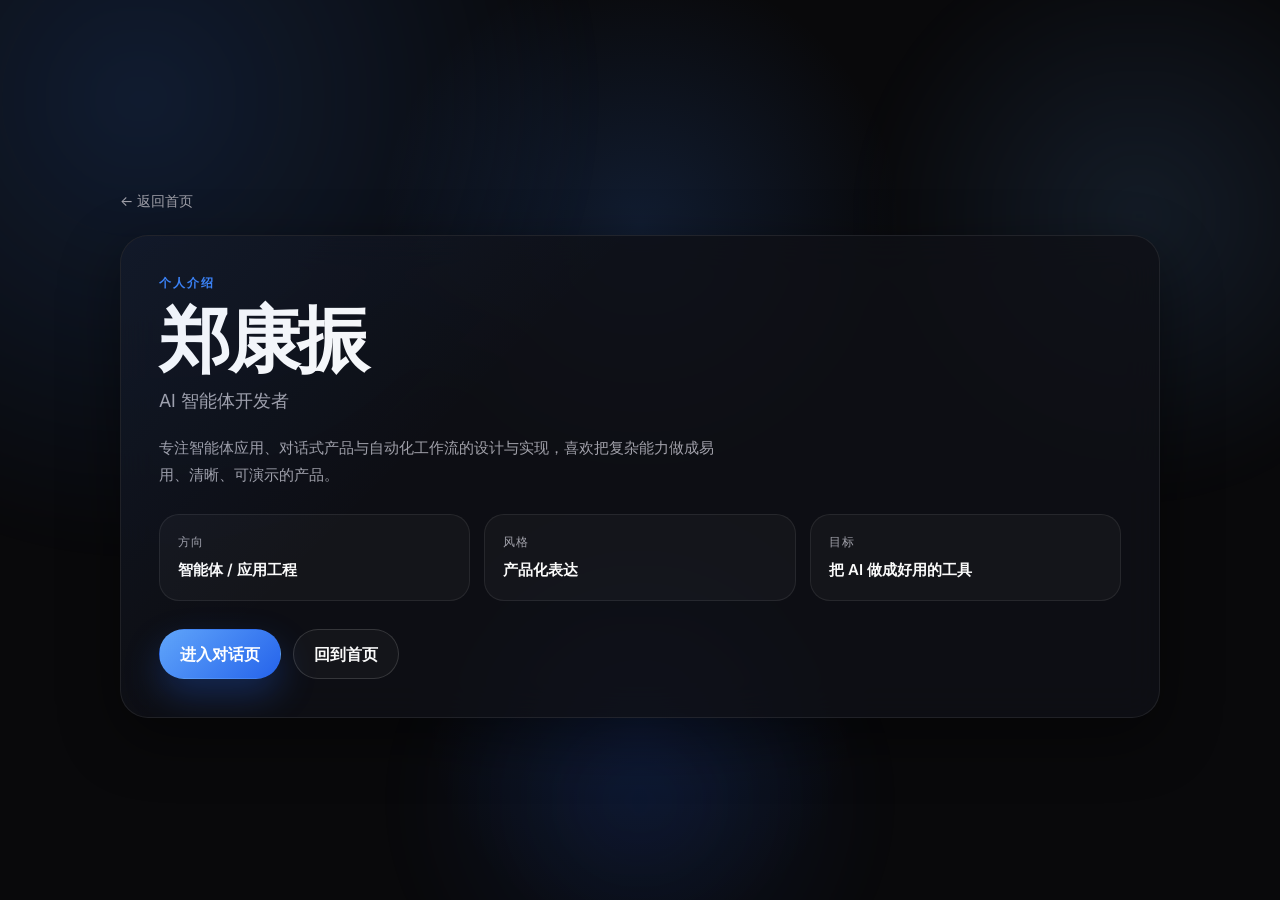
<file: frontend-tos/about.html>
<!doctype html>
<html lang="zh-CN">
  <head>
    <meta charset="UTF-8" />
    <meta name="viewport" content="width=device-width, initial-scale=1.0" />
    <title>Dual-Agent R&amp;D Workspace · 个人介绍</title>
    <link rel="preconnect" href="https://fonts.googleapis.com" />
    <link rel="preconnect" href="https://fonts.gstatic.com" crossorigin />
    <link
      href="https://fonts.googleapis.com/css2?family=Inter:wght@400;500;600;700&family=JetBrains+Mono:wght@400;500&display=swap"
      rel="stylesheet"
    />
    <link rel="stylesheet" href="./styles.css" />
  </head>
  <body>
    <main class="da-profilePage">
      <div class="da-profileGlow"></div>
      <section class="da-profileShell">
        <a class="da-profileBack" href="./index.html">← 返回首页</a>
        <article class="da-profileCard">
          <p class="da-profileKicker">个人介绍</p>
          <h1 class="da-profileName">郑康振</h1>
          <p class="da-profileRole">AI 智能体开发者</p>
          <p class="da-profileBio">
            专注智能体应用、对话式产品与自动化工作流的设计与实现，喜欢把复杂能力做成易用、清晰、可演示的产品。
          </p>

          <div class="da-profileGrid">
            <div class="da-profileStat">
              <span class="da-profileStatLabel">方向</span>
              <span class="da-profileStatValue">智能体 / 应用工程</span>
            </div>
            <div class="da-profileStat">
              <span class="da-profileStatLabel">风格</span>
              <span class="da-profileStatValue">产品化表达</span>
            </div>
            <div class="da-profileStat">
              <span class="da-profileStatLabel">目标</span>
              <span class="da-profileStatValue">把 AI 做成好用的工具</span>
            </div>
          </div>

          <div class="da-profileLinks">
            <a class="da-btn da-btn--primary" href="./chat.html">进入对话页</a>
            <a class="da-btn da-btn--secondary" href="./index.html">回到首页</a>
          </div>
        </article>
      </section>
    </main>
  </body>
</html>
</file>
<file: frontend-tos/styles.css>
/* Dual-Agent R&D Workspace — clean landing + centered chat */

:root {
  --bg: #09090b;
  --bg-elevated: #0f1117;
  --surface: #18181b;
  --surface-2: rgba(255, 255, 255, 0.03);
  --border: rgba(255, 255, 255, 0.08);
  --border-strong: rgba(255, 255, 255, 0.14);
  --text: #fafafa;
  --text-muted: #a1a1aa;
  --accent: #3b82f6;
  --accent-dim: rgba(59, 130, 246, 0.14);
  --success: #22c55e;
  --danger: #f87171;
  --radius: 14px;
  --radius-sm: 10px;
  --font: "Inter", system-ui, -apple-system, sans-serif;
  --mono: "JetBrains Mono", "Consolas", ui-monospace, monospace;
  --shadow: 0 20px 60px rgba(0, 0, 0, 0.45);
}

* { box-sizing: border-box; }
html, body { height: 100%; margin: 0; }
body {
  font-family: var(--font);
  background: radial-gradient(circle at top, rgba(59, 130, 246, 0.12), transparent 35%), var(--bg);
  color: var(--text);
  line-height: 1.5;
  -webkit-font-smoothing: antialiased;
}
button, textarea { font: inherit; }

a { color: inherit; text-decoration: none; }

.da-workspace { min-height: 100vh; background: var(--bg); }

.da-landingPage {
  position: relative;
  min-height: 100vh;
  display: flex;
  align-items: center;
  justify-content: center;
  overflow: hidden;
}
.da-landingGlow {
  position: absolute;
  inset: -20%;
  background:
    radial-gradient(circle at 50% 35%, rgba(59, 130, 246, 0.18), transparent 28%),
    radial-gradient(circle at 50% 75%, rgba(37, 99, 235, 0.14), transparent 18%);
  filter: blur(20px);
  pointer-events: none;
}
.da-landingShell {
  position: relative;
  z-index: 1;
  width: min(780px, calc(100vw - 48px));
  text-align: center;
  padding: 24px 8px;
}
.da-landingKicker {
  margin: 0 0 12px;
  color: var(--accent);
  font-size: 12px;
  font-weight: 700;
  letter-spacing: 0.18em;
  text-transform: uppercase;
}
.da-landingTitle {
  margin: 0;
  font-size: clamp(42px, 6vw, 84px);
  line-height: 0.98;
  letter-spacing: -0.04em;
  text-wrap: balance;
}
.da-landingCopy {
  max-width: 34ch;
  margin: 18px auto 0;
  color: var(--text-muted);
  font-size: 16px;
  line-height: 1.7;
}
.da-landingActions {
  display: flex;
  justify-content: center;
  gap: 12px;
  flex-wrap: wrap;
  margin-top: 28px;
}
.da-btn {
  border: 1px solid transparent;
  border-radius: 999px;
  padding: 12px 20px;
  font-weight: 600;
  cursor: pointer;
  transition: transform 0.15s ease, filter 0.15s ease, background 0.15s ease, border-color 0.15s ease;
}
.da-btn:hover { transform: translateY(-1px); filter: brightness(1.05); }
.da-btn--primary {
  background: linear-gradient(135deg, #60a5fa 0%, #2563eb 100%);
  color: #fff;
  box-shadow: 0 16px 36px rgba(37, 99, 235, 0.3);
}
.da-btn--secondary {
  background: rgba(255, 255, 255, 0.03);
  border-color: var(--border-strong);
  color: var(--text);
}

.da-chatPage {
  min-height: 100vh;
  display: grid;
  grid-template-columns: 280px minmax(0, 1fr);
}
.da-sidebar {
  border-right: 1px solid var(--border);
  background: var(--bg-elevated);
  display: flex;
  flex-direction: column;
  justify-content: space-between;
  min-height: 100vh;
}
.da-sidebarTop { padding: 22px 14px 16px; display: flex; flex-direction: column; gap: 10px; }
.da-sidebarBrand { display: flex; flex-direction: column; gap: 4px; padding: 0 10px 8px; }
.da-sidebarBrandEn { font-size: 10px; font-weight: 700; letter-spacing: 0.2em; color: var(--text-muted); }
.da-sidebarBrandCn { font-size: 13px; font-weight: 600; color: var(--text); }
.da-navItem {
  display: flex; align-items: center; gap: 12px; width: 100%; min-height: 54px; padding: 14px;
  border-radius: 14px; border: 1px solid rgba(255, 255, 255, 0.08); background: rgba(255, 255, 255, 0.02);
  color: var(--text-muted); cursor: pointer; text-align: left;
  transition: background 0.18s ease, border-color 0.18s ease, color 0.18s ease, transform 0.18s ease;
}
.da-navItem:hover { background: rgba(255, 255, 255, 0.05); color: var(--text); border-color: rgba(255, 255, 255, 0.14); transform: translateY(-1px); }
.da-navItem.active { background: linear-gradient(135deg, rgba(59, 130, 246, 0.22), rgba(37, 99, 235, 0.12)); border-color: rgba(59, 130, 246, 0.5); color: var(--text); }
.da-navIcon { width: 22px; height: 22px; display: flex; align-items: center; justify-content: center; }
.da-navIcon svg { width: 20px; height: 20px; }
.da-navLabel { flex: 1; }
.da-navChevron { color: var(--accent); opacity: 0; transform: translateX(-4px); transition: opacity 0.2s, transform 0.2s; }
.da-navItem.active .da-navChevron { opacity: 1; transform: translateX(0); }
.da-sidebarDivider { height: 1px; background: var(--border); margin: 12px 10px 8px; }
.da-sidebarSectionLabel { font-size: 10px; font-weight: 700; color: var(--text-muted); padding: 4px 10px 6px; letter-spacing: 0.12em; text-transform: uppercase; }
.da-taskChips { display: flex; flex-direction: column; gap: 8px; padding: 0 4px; }
.da-taskChips[hidden] { display: none !important; }
.da-taskChip { display: flex; align-items: center; gap: 8px; padding: 10px 12px; border-radius: var(--radius-sm); border: 1px solid var(--border); background: var(--surface); color: var(--text-muted); cursor: pointer; text-align: left; }
.da-taskChip.active { border-color: rgba(59, 130, 246, 0.5); color: var(--accent); background: var(--accent-dim); }
.da-taskChipIcon { color: var(--success); }
.da-sidebarFooter { display: flex; align-items: center; gap: 10px; padding: 16px 18px; border-top: 1px solid var(--border); color: var(--text-muted); font-size: 12px; }
.da-sidebarFooterDot { width: 8px; height: 8px; border-radius: 50%; background: var(--success); animation: pulse 2s ease-out infinite; }
@keyframes pulse { 0%{box-shadow:0 0 0 0 rgba(34,197,94,.45)} 70%{box-shadow:0 0 0 8px rgba(34,197,94,0)} 100%{box-shadow:0 0 0 0 rgba(34,197,94,0)} }

.da-chatMain {
  min-width: 0;
  display: flex;
  flex-direction: column;
  align-items: center;
  background:
    radial-gradient(circle at top, rgba(59, 130, 246, 0.1), transparent 32%),
    linear-gradient(180deg, #09090b 0%, #0b0f17 100%);
}
.da-chatHeader,
.messages,
.input-dock { width: min(100%, 980px); }
.da-chatHeader {
  display: flex; align-items: center; justify-content: space-between; gap: 16px;
  padding: 22px 24px 14px;
}
.da-chatTitle { font-size: 15px; font-weight: 600; }
.da-chatSub { font-size: 12px; color: var(--text-muted); margin-top: 2px; }
.da-statusPill {
  display: inline-flex; align-items: center; gap: 8px; padding: 6px 14px; border-radius: 999px;
  background: var(--surface); border: 1px solid var(--border); font-size: 12px; color: var(--text-muted);
}
.da-statusDot { width: 8px; height: 8px; border-radius: 50%; background: var(--success); }
.messages {
  flex: 1; min-height: 0; overflow-y: auto; padding: 12px 24px 18px;
  display: flex; flex-direction: column; gap: 16px; scroll-behavior: smooth;
}
.empty-state {
  flex: 1; display: flex; flex-direction: column; align-items: center; justify-content: center;
  min-height: min(440px, 55vh); text-align: center; max-width: 440px; margin: 0 auto; width: 100%; color: var(--text-muted);
}
.empty-state-icon {
  width: 56px; height: 56px; margin-bottom: 20px; padding: 14px; border-radius: 16px;
  background: var(--surface); border: 1px solid var(--border); color: var(--accent);
}
.empty-state-title { margin: 0 0 10px; font-size: 18px; font-weight: 600; color: var(--text); }
.empty-state-desc { margin: 0 0 24px; font-size: 13px; line-height: 1.65; max-width: 320px; }
.quick-prompts { display: flex; flex-wrap: wrap; gap: 10px; justify-content: center; }
.quick-prompt { padding: 10px 16px; border-radius: 999px; border: 1px solid var(--border-strong); background: var(--surface); color: var(--text); cursor: pointer; }
.messages--fade { opacity: 0; transition: opacity 0.22s ease; }
.msg { display: flex; max-width: 100%; }
.msg--user { justify-content: flex-end; }
.msg--assistant { justify-content: flex-start; }
.msg-bubble { max-width: min(760px, 92%); padding: 14px 18px; border-radius: var(--radius); font-size: 14px; }
.msg--user .msg-bubble { background: linear-gradient(135deg, #2563eb 0%, #1d4ed8 100%); color: #fff; border-bottom-right-radius: 4px; box-shadow: var(--shadow); }
.msg--assistant .msg-bubble { background: var(--surface-2); border: 1px solid var(--border); border-bottom-left-radius: 4px; }
.msg-bubble .md-content { word-break: break-word; }
.msg-bubble .md-content pre { position: relative; margin: 12px 0; padding: 14px 16px; border-radius: var(--radius-sm); overflow-x: auto; background: #0d1117 !important; border: 1px solid var(--border); }
.msg-bubble .md-content code { font-family: var(--mono); font-size: 13px; }
.copy-btn { position: absolute; top: 8px; right: 8px; padding: 4px 10px; font-size: 11px; font-family: var(--mono); color: var(--text-muted); background: rgba(255, 255, 255, 0.06); border: 1px solid var(--border); border-radius: 6px; cursor: pointer; }
.thinking { display: flex; align-items: center; gap: 10px; color: var(--text-muted); font-size: 14px; }
.thinking-dots { display: inline-flex; gap: 4px; }
.thinking-dots span { width: 6px; height: 6px; border-radius: 50%; background: var(--accent); animation: bounce 1.2s ease-in-out infinite; }
@keyframes bounce { 0%,80%,100%{transform:translateY(0);opacity:.4} 40%{transform:translateY(-4px);opacity:1} }
.skeleton-block {
  height: 12px; border-radius: 4px;
  background: linear-gradient(90deg, rgba(255,255,255,.05) 25%, rgba(255,255,255,.1) 50%, rgba(255,255,255,.05) 75%);
  background-size: 200% 100%; animation: shimmer 1.2s ease-in-out infinite;
}
@keyframes shimmer { 0%{background-position:200% 0} 100%{background-position:-200% 0} }
.msg-error .msg-bubble { border-color: rgba(248, 113, 113, 0.35); color: var(--danger); }

.input-dock { padding: 16px 24px 24px; }
.input-card {
  display: flex; align-items: flex-end; gap: 10px; padding: 10px 12px 10px 16px;
  border-radius: 20px; border: 1px solid var(--border-strong); background: rgba(24, 24, 27, 0.96); box-shadow: var(--shadow);
}
.input-card textarea {
  flex: 1; min-height: 44px; max-height: 200px; resize: none; border: none; background: transparent; color: var(--text);
  font-size: 14px; line-height: 1.5; padding: 8px 0; outline: none;
}
.input-card textarea::placeholder { color: var(--text-muted); }
.send-btn {
  flex-shrink: 0; width: 44px; height: 44px; border-radius: 12px; border: none; background: var(--accent-dim); color: var(--accent);
  display: flex; align-items: center; justify-content: center; cursor: not-allowed; transition: transform 0.1s, filter 0.15s, background 0.15s;
}
.send-btn:not(:disabled) { cursor: pointer; background: linear-gradient(135deg, #3b82f6 0%, #2563eb 100%); color: #fff; }
.send-btn:not(:disabled):hover { transform: translateY(-1px); filter: brightness(1.05); }
.send-btn .spinner { width: 20px; height: 20px; border: 2px solid rgba(255,255,255,.25); border-top-color: #fff; border-radius: 50%; animation: spin .7s linear infinite; }
@keyframes spin { to { transform: rotate(360deg); } }
.send-btn svg.icon-send { width: 20px; height: 20px; }

@media (max-width: 900px) {
  .da-chatPage { grid-template-columns: 1fr; }
  .da-sidebar { min-height: unset; border-right: none; border-bottom: 1px solid var(--border); }
  .da-sidebarFooter { display: none; }
  .da-taskChips { flex-direction: row; flex-wrap: wrap; }
  .da-taskChip { flex: 1; min-width: 140px; }
  .da-chatHeader, .messages, .input-dock { width: 100%; }
  .da-chatHeader { padding-left: 18px; padding-right: 18px; }
  .messages, .input-dock { padding-left: 18px; padding-right: 18px; }
  .da-landingShell { width: min(100%, calc(100vw - 32px)); }
  .da-landingTitle { font-size: clamp(36px, 12vw, 64px); }
  .da-profileShell { width: min(100%, calc(100vw - 32px)); }
  .da-profileCard { padding: 24px; }
  .da-profileGrid { grid-template-columns: 1fr; }
}

.da-profilePage {
  min-height: 100vh;
  position: relative;
  overflow: hidden;
  display: flex;
  align-items: center;
  justify-content: center;
  background:
    radial-gradient(circle at 50% 25%, rgba(59, 130, 246, 0.16), transparent 28%),
    radial-gradient(circle at 50% 80%, rgba(37, 99, 235, 0.12), transparent 22%),
    var(--bg);
}

.da-profileGlow {
  position: absolute;
  inset: -15%;
  background:
    radial-gradient(circle at 20% 20%, rgba(59, 130, 246, 0.16), transparent 28%),
    radial-gradient(circle at 80% 30%, rgba(96, 165, 250, 0.12), transparent 18%),
    radial-gradient(circle at 50% 80%, rgba(37, 99, 235, 0.1), transparent 20%);
  filter: blur(18px);
  pointer-events: none;
}

.da-profileShell {
  position: relative;
  z-index: 1;
  width: min(1040px, calc(100vw - 48px));
  display: grid;
  gap: 16px;
}

.da-profileBack {
  width: fit-content;
  color: var(--text-muted);
  font-size: 14px;
  padding: 8px 0;
}

.da-profileBack:hover {
  color: var(--text);
}

.da-profileCard {
  position: relative;
  overflow: hidden;
  padding: 38px;
  border-radius: 28px;
  border: 1px solid rgba(255, 255, 255, 0.08);
  background: rgba(15, 17, 23, 0.82);
  backdrop-filter: blur(18px);
  box-shadow: var(--shadow);
}

.da-profileCard::before {
  content: "";
  position: absolute;
  inset: 0;
  background: linear-gradient(135deg, rgba(59, 130, 246, 0.08), transparent 34%);
  pointer-events: none;
}

.da-profileKicker {
  margin: 0 0 12px;
  color: var(--accent);
  font-size: 12px;
  font-weight: 700;
  letter-spacing: 0.18em;
  text-transform: uppercase;
}

.da-profileName {
  margin: 0;
  font-size: clamp(40px, 6vw, 72px);
  line-height: 0.98;
  letter-spacing: -0.04em;
}

.da-profileRole {
  margin: 12px 0 0;
  color: var(--text-muted);
  font-size: 18px;
}

.da-profileBio {
  max-width: 62ch;
  margin: 20px 0 0;
  color: var(--text-muted);
  line-height: 1.8;
  font-size: 15px;
}

.da-profileGrid {
  margin-top: 26px;
  display: grid;
  grid-template-columns: repeat(3, minmax(0, 1fr));
  gap: 14px;
}

.da-profileStat {
  padding: 18px;
  border-radius: 20px;
  border: 1px solid var(--border);
  background: rgba(255, 255, 255, 0.03);
}

.da-profileStatLabel {
  display: block;
  color: var(--text-muted);
  font-size: 12px;
  letter-spacing: 0.08em;
  text-transform: uppercase;
  margin-bottom: 8px;
}

.da-profileStatValue {
  display: block;
  font-size: 15px;
  font-weight: 600;
  color: var(--text);
}

.da-profileLinks {
  margin-top: 28px;
  display: flex;
  gap: 12px;
  flex-wrap: wrap;
}
</file>
